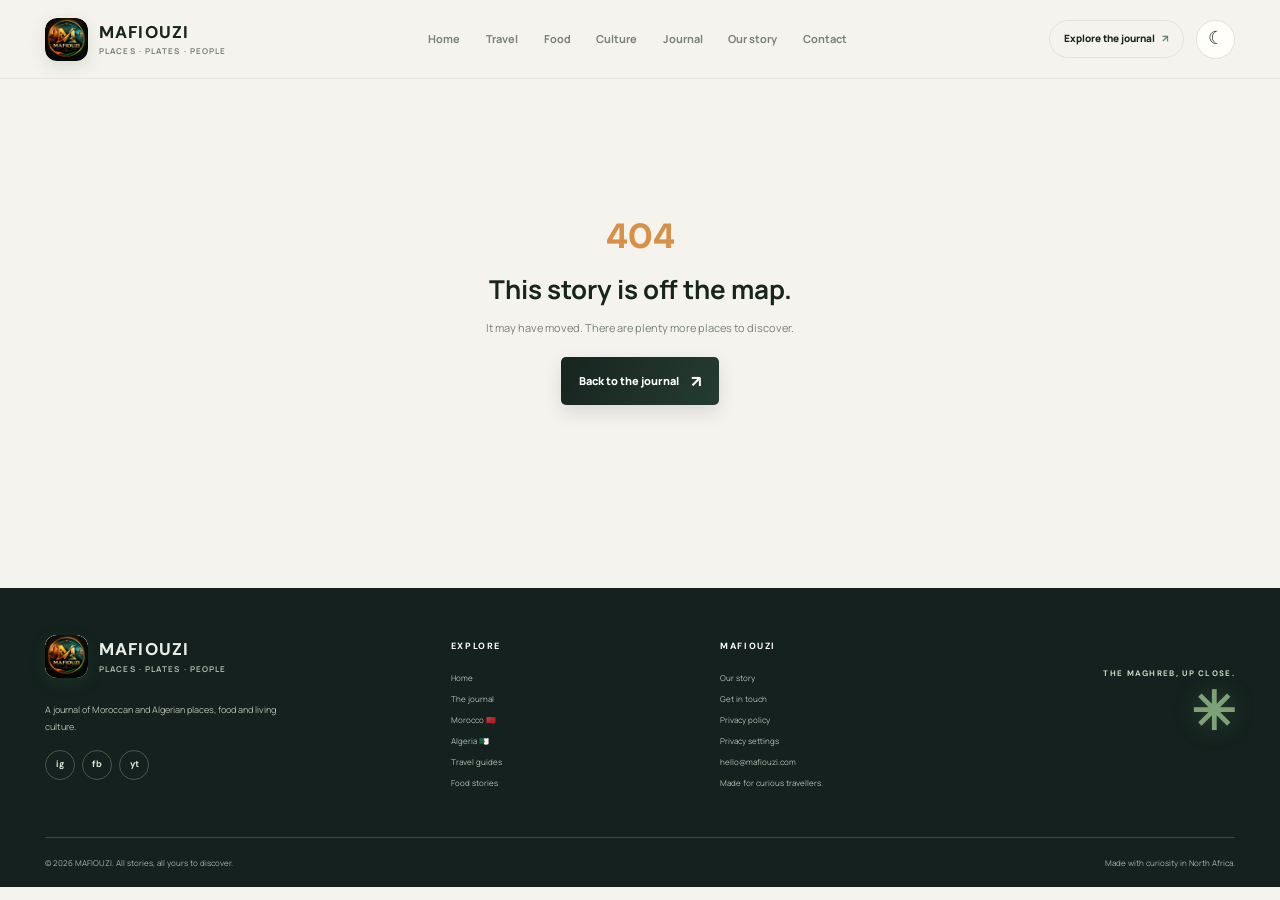
<file: article.html>
<!doctype html>
<html lang="en" dir="ltr">
<head>
  <meta charset="utf-8">
  <meta name="viewport" content="width=device-width, initial-scale=1">
  <meta name="description" content="Explore Moroccan and Algerian travel, food and culture with MAFIOUZI.">
  <link rel="canonical" href="https://mfyzi.com/article.html">
  <meta property="og:url" content="https://mfyzi.com/article.html">
  <meta property="og:type" content="article">
  <meta property="og:title" content="Field Notes | MAFIOUZI">
  <meta property="og:description" content="Explore Moroccan and Algerian travel, food and culture with MAFIOUZI.">
  <meta property="og:image" content="https://images.unsplash.com/photo-1539020140153-e479b8c22e70?auto=format&amp;fit=crop&amp;w=1200&amp;q=85">
  <meta name="twitter:card" content="summary_large_image">
  <meta name="twitter:title" content="Field Notes | MAFIOUZI">
  <meta name="twitter:description" content="Explore Moroccan and Algerian travel, food and culture with MAFIOUZI.">
  <meta name="twitter:image" content="https://images.unsplash.com/photo-1539020140153-e479b8c22e70?auto=format&amp;fit=crop&amp;w=1200&amp;q=85">
  <title>Field Notes | MAFIOUZI</title>
  <link rel="preconnect" href="https://fonts.googleapis.com">
  <link href="https://fonts.googleapis.com/css2?family=DM+Sans:wght@400;500;600;700;800&family=Manrope:wght@400;500;600;700;800&display=swap" rel="stylesheet">
  <link rel="stylesheet" href="css/style.css">
  <script defer src="js/config.js"></script>
  <script defer src="data/articles.js"></script>
  <script defer src="js/script.js"></script>
  <script defer src="js/monetization.js"></script>
</head>
<body data-page="article">
  <div data-site-header></div>
  <main class="article-detail section-wrap" data-article-detail></main>
  <div data-site-footer></div>
</body>
</html>
</file>
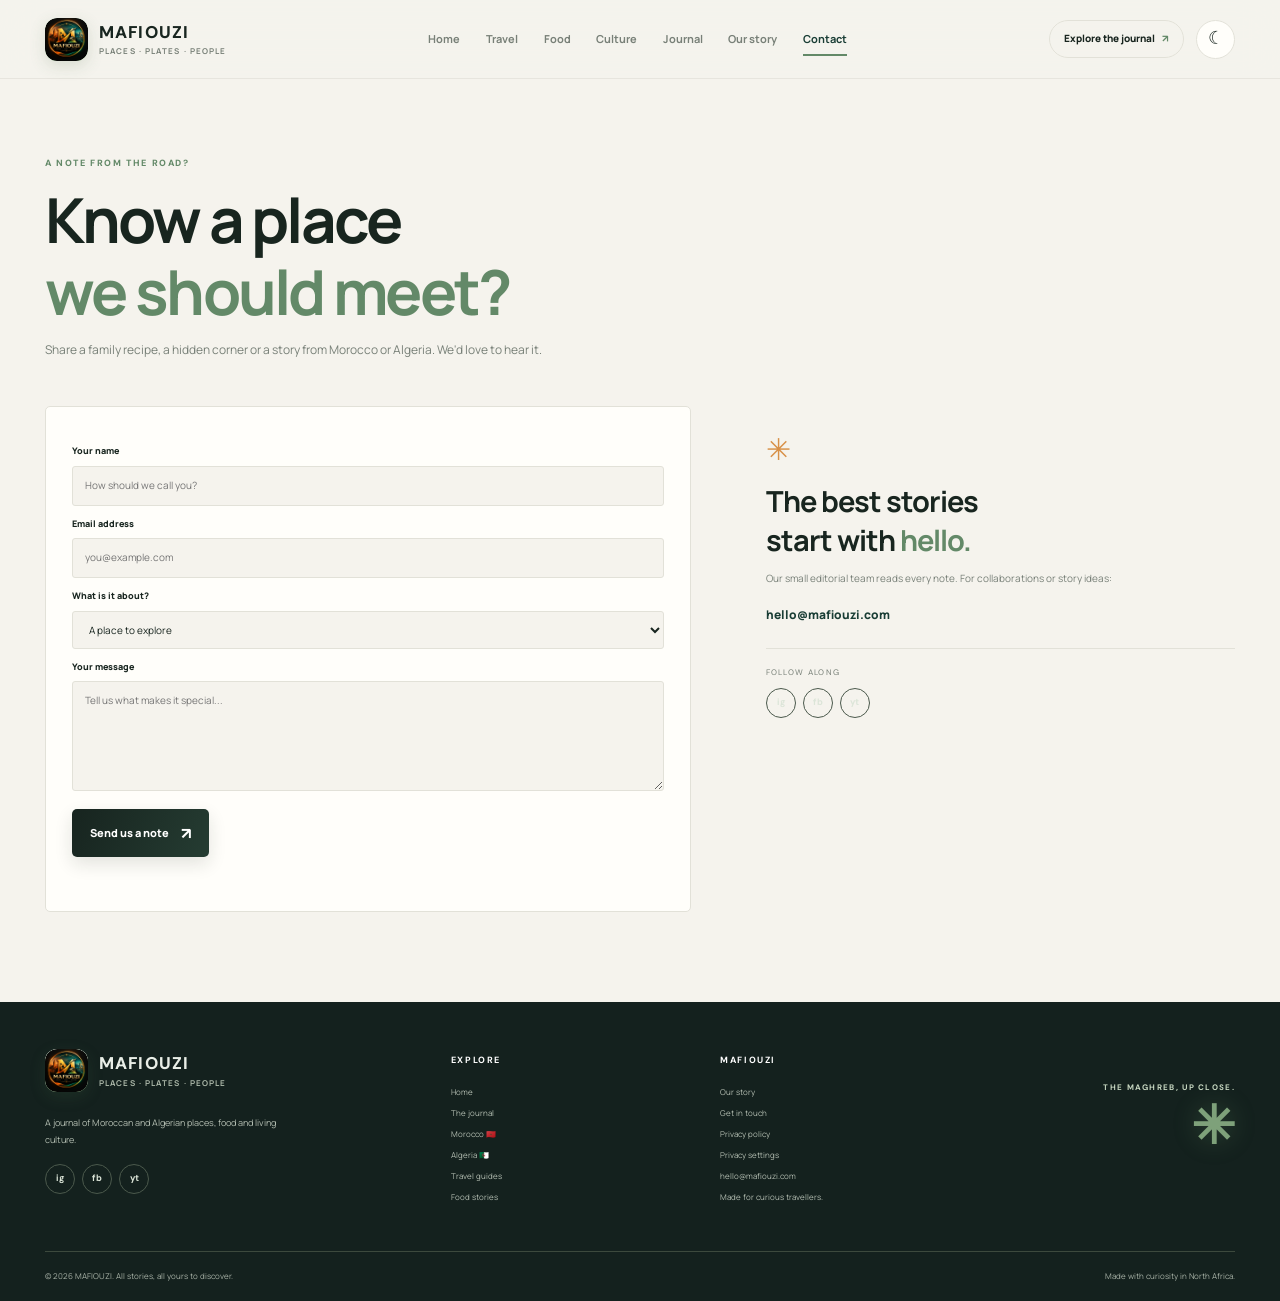
<file: contact.html>
<!doctype html>
<html lang="en" dir="ltr">
<head>
  <meta charset="utf-8">
  <meta name="viewport" content="width=device-width, initial-scale=1">
  <meta name="description" content="Get in touch with the MAFIOUZI team to share a place, recipe or story.">
  <link rel="canonical" href="https://mfyzi.com/contact.html">
  <meta property="og:url" content="https://mfyzi.com/contact.html">
  <meta property="og:type" content="website">
  <meta property="og:title" content="Contact | MAFIOUZI">
  <meta property="og:description" content="Get in touch with the MAFIOUZI team to share a place, recipe or story.">
  <meta property="og:image" content="https://images.unsplash.com/photo-1539020140153-e479b8c22e70?auto=format&amp;fit=crop&amp;w=1200&amp;q=85">
  <meta name="twitter:card" content="summary_large_image">
  <meta name="twitter:title" content="Contact | MAFIOUZI">
  <meta name="twitter:description" content="Get in touch with the MAFIOUZI team to share a place, recipe or story.">
  <meta name="twitter:image" content="https://images.unsplash.com/photo-1539020140153-e479b8c22e70?auto=format&amp;fit=crop&amp;w=1200&amp;q=85">
  <title>Contact | MAFIOUZI</title>
  <link rel="preconnect" href="https://fonts.googleapis.com">
  <link href="https://fonts.googleapis.com/css2?family=DM+Sans:wght@400;500;600;700;800&family=Manrope:wght@400;500;600;700;800&display=swap" rel="stylesheet">
  <link rel="stylesheet" href="css/style.css">
  <script defer src="js/config.js"></script>
  <script defer src="data/articles.js"></script>
  <script defer src="js/script.js"></script>
  <script defer src="js/monetization.js"></script>
</head>
<body data-page="contact">
  <div data-site-header></div>
  <main class="section-wrap contact-page">
    <section class="page-heading"><span class="eyebrow">A NOTE FROM THE ROAD?</span><h1>Know a place<br><span class="accent-green">we should meet?</span></h1><p>Share a family recipe, a hidden corner or a story from Morocco or Algeria. We'd love to hear it.</p></section>
    <div class="contact-layout">
      <form class="contact-form" data-contact-form>
        <label for="contact-name">Your name</label><input id="contact-name" name="name" type="text" placeholder="How should we call you?" required>
        <label for="contact-email">Email address</label><input id="contact-email" name="email" type="email" placeholder="you@example.com" required>
        <label for="contact-subject">What is it about?</label><select id="contact-subject" name="subject"><option>A place to explore</option><option>A recipe or food story</option><option>Culture and local heritage</option><option>Partnerships</option></select>
        <label for="contact-message">Your message</label><textarea id="contact-message" name="message" rows="5" placeholder="Tell us what makes it special..." required></textarea>
        <button class="button button-dark" type="submit">Send us a note <span>↗</span></button>
        <p class="form-message" aria-live="polite"></p>
      </form>
      <aside class="contact-aside"><span class="contact-aside-icon">✳</span><h2>The best stories<br>start with <span>hello.</span></h2><p>Our small editorial team reads every note. For collaborations or story ideas:</p><a href="mailto:hello@mafiouzi.com">hello@mafiouzi.com</a><div class="contact-hours"><small>FOLLOW ALONG</small><div class="social-links"><a href="https://www.instagram.com/" aria-label="Instagram">ig</a><a href="https://www.facebook.com/" aria-label="Facebook">fb</a><a href="https://www.youtube.com/" aria-label="YouTube">yt</a></div></div></aside>
    </div>
  </main>
  <div data-site-footer></div>
</body>
</html>
</file>
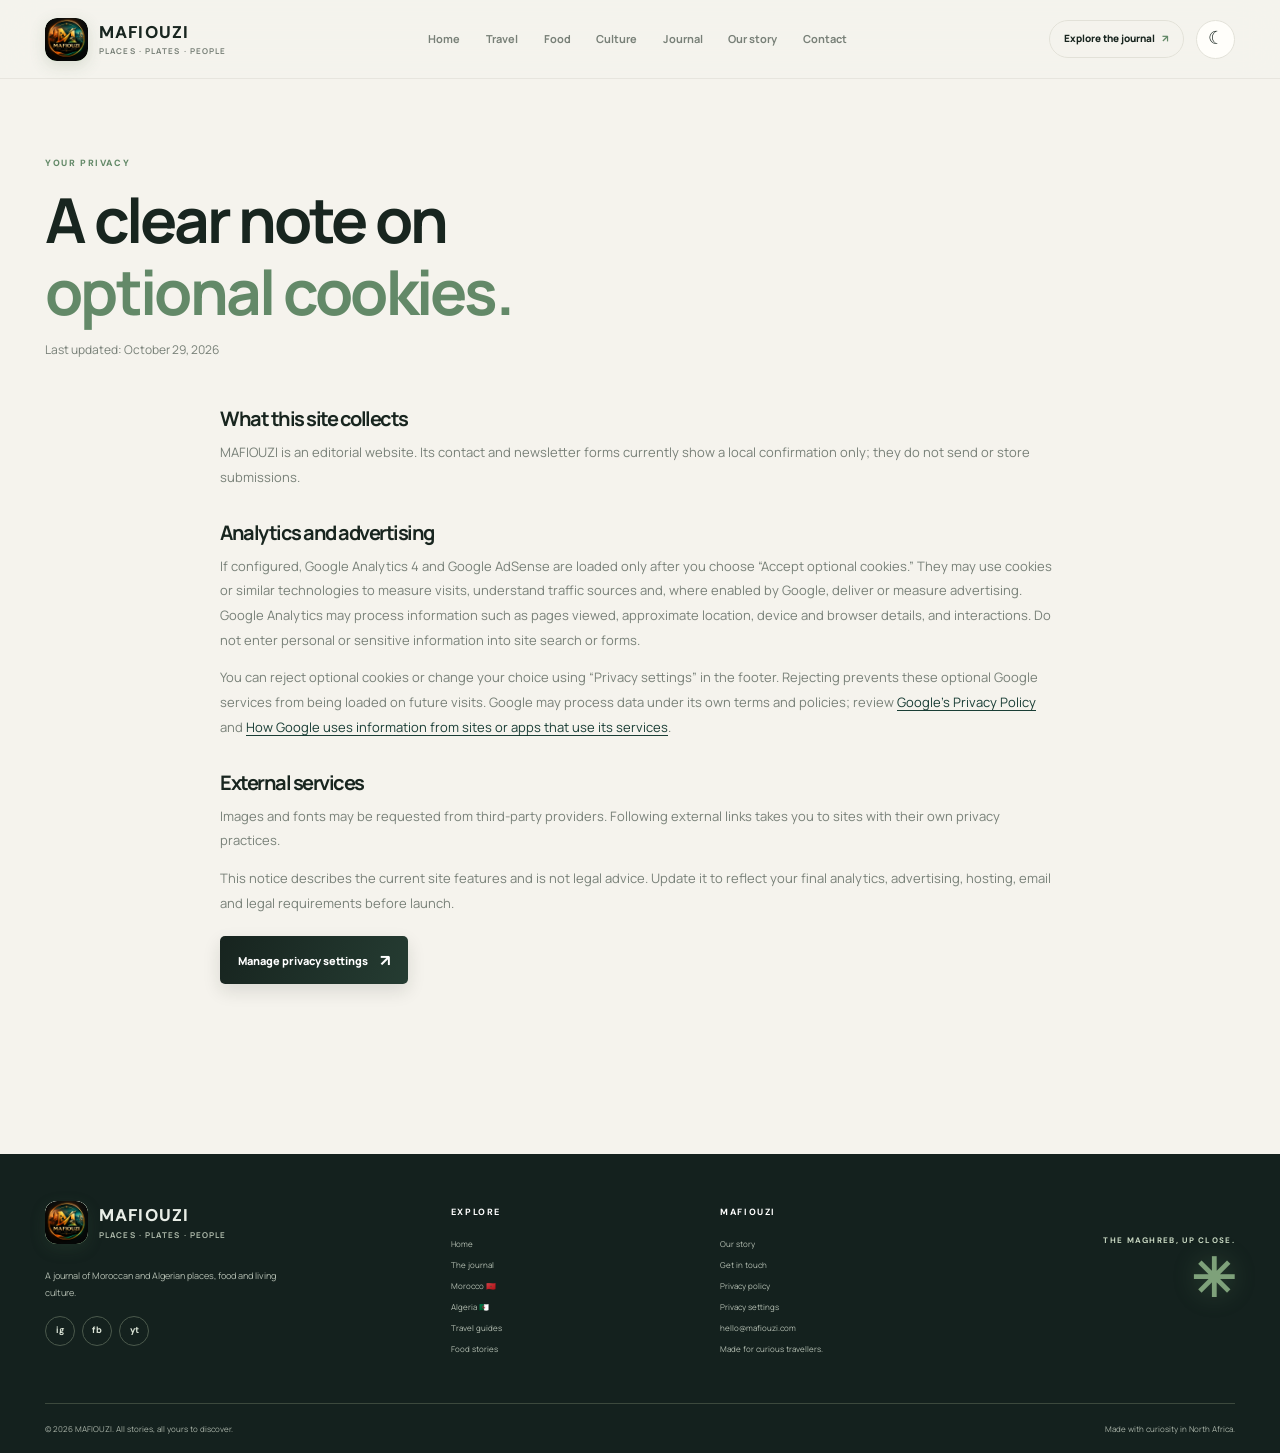
<file: privacy.html>
<!doctype html>
<html lang="en" dir="ltr">
<head>
  <meta charset="utf-8">
  <meta name="viewport" content="width=device-width, initial-scale=1">
  <meta name="description" content="Learn how MAFIOUZI uses analytics and advertising technologies and manage optional cookies.">
  <link rel="canonical" href="https://mfyzi.com/privacy.html">
  <meta property="og:url" content="https://mfyzi.com/privacy.html">
  <meta property="og:type" content="website">
  <meta property="og:title" content="Privacy | MAFIOUZI">
  <meta property="og:description" content="Learn how MAFIOUZI uses analytics and advertising technologies and manage optional cookies.">
  <meta property="og:image" content="https://images.unsplash.com/photo-1539020140153-e479b8c22e70?auto=format&amp;fit=crop&amp;w=1200&amp;q=85">
  <meta name="twitter:card" content="summary_large_image">
  <meta name="twitter:title" content="Privacy | MAFIOUZI">
  <meta name="twitter:description" content="Learn how MAFIOUZI uses analytics and advertising technologies and manage optional cookies.">
  <meta name="twitter:image" content="https://images.unsplash.com/photo-1539020140153-e479b8c22e70?auto=format&amp;fit=crop&amp;w=1200&amp;q=85">
  <title>Privacy | MAFIOUZI</title>
  <link rel="preconnect" href="https://fonts.googleapis.com">
  <link rel="preconnect" href="https://fonts.gstatic.com" crossorigin>
  <link href="https://fonts.googleapis.com/css2?family=DM+Sans:wght@400;500;600;700;800&family=Manrope:wght@400;500;600;700;800&display=swap" rel="stylesheet">
  <link rel="stylesheet" href="css/style.css">
  <script defer src="js/config.js"></script>
  <script defer src="data/articles.js"></script>
  <script defer src="js/script.js"></script>
  <script defer src="js/monetization.js"></script>
</head>
<body data-page="privacy">
  <div data-site-header></div>
  <main class="section-wrap about-page">
    <section class="page-heading"><span class="eyebrow">YOUR PRIVACY</span><h1>A clear note on<br><span class="accent-green">optional cookies.</span></h1><p>Last updated: October 29, 2026</p></section>
    <section class="about-copy privacy-copy">
      <h2>What this site collects</h2>
      <p>MAFIOUZI is an editorial website. Its contact and newsletter forms currently show a local confirmation only; they do not send or store submissions.</p>
      <h2>Analytics and advertising</h2>
      <p>If configured, Google Analytics 4 and Google AdSense are loaded only after you choose “Accept optional cookies.” They may use cookies or similar technologies to measure visits, understand traffic sources and, where enabled by Google, deliver or measure advertising. Google Analytics may process information such as pages viewed, approximate location, device and browser details, and interactions. Do not enter personal or sensitive information into site search or forms.</p>
      <p>You can reject optional cookies or change your choice using “Privacy settings” in the footer. Rejecting prevents these optional Google services from being loaded on future visits. Google may process data under its own terms and policies; review <a href="https://policies.google.com/privacy">Google’s Privacy Policy</a> and <a href="https://policies.google.com/technologies/ads">How Google uses information from sites or apps that use its services</a>.</p>
      <h2>External services</h2>
      <p>Images and fonts may be requested from third-party providers. Following external links takes you to sites with their own privacy practices.</p>
      <p>This notice describes the current site features and is not legal advice. Update it to reflect your final analytics, advertising, hosting, email and legal requirements before launch.</p>
      <button class="button button-dark" type="button" data-open-privacy>Manage privacy settings <span>↗</span></button>
    </section>
  </main>
  <div data-site-footer></div>
</body>
</html>
</file>
<file: css/style.css>
:root {
  color-scheme: light;
  --paper: #f5f3ed;
  --surface: #fffefa;
  --surface-soft: #ebe9e1;
  --ink: #18251f;
  --muted: #788078;
  --line: #e2e1d8;
  --green: #638968;
  --green-dark: #193d35;
  --green-light: #e1ebdf;
  --orange: #d89047;
  --orange-light: #f6e8d5;
  --sand: #c4a873;
  --footer: #14211e;
  --shadow: 0 20px 60px rgba(20, 39, 31, .11);
  --font: "Manrope", "DM Sans", sans-serif;
  --ease: cubic-bezier(.2, .75, .25, 1);
}

* { box-sizing: border-box; }
html { scroll-behavior: smooth; scroll-padding-top: 100px; }
body { margin: 0; color: var(--ink); background: var(--paper); font-family: var(--font); font-size: 14px; line-height: 1.75; -webkit-font-smoothing: antialiased; transition: background-color .25s, color .25s; }
body, button, input, textarea, select { font-family: var(--font); }
body.menu-open { overflow: hidden; }
img { display: block; max-width: 100%; }
a { color: inherit; text-decoration: none; }
button, input, textarea, select { font: inherit; }
button { color: inherit; }
::selection { color: #fff; background: var(--green-dark); }
.section-wrap { width: min(1190px, calc(100% - 64px)); margin-inline: auto; }
h1, h2, h3, p { margin-top: 0; }
.accent-green { color: var(--green); }
.accent-orange { color: var(--orange); }

.site-header { position: sticky; z-index: 20; top: 0; background: color-mix(in srgb, var(--paper) 91%, transparent); border-bottom: 1px solid color-mix(in srgb, var(--line) 75%, transparent); backdrop-filter: blur(18px); transition: box-shadow .3s, background-color .3s; }
.site-header:has(+ main) { animation: nav-arrive .7s var(--ease) both; }
.nav-wrap { min-height: 78px; display: flex; align-items: center; justify-content: space-between; gap: 25px; }
.brand { display: inline-flex; align-items: center; gap: 11px; flex: 0 0 auto; }
.brand-mark { width: 43px; height: 43px; display: grid; place-items: center; overflow: hidden; color: #10251f; background: linear-gradient(145deg, #d6efc8, #91b68a); border-radius: 12px; box-shadow: inset 0 1px 0 rgba(255,255,255,.65), 0 5px 16px rgba(72,113,73,.18); font-family: "DM Sans", sans-serif; font-size: 24px; font-weight: 800; transition: transform .35s var(--ease), border-radius .35s, box-shadow .35s; }
.brand-mark img { display: block; width: 100%; height: 100%; object-fit: cover; border-radius: inherit; }
.brand:hover .brand-mark { transform: rotate(-7deg) scale(1.06); border-radius: 50% 50% 50% 12px; box-shadow: 0 8px 22px rgba(72,113,73,.28); }
.brand-name { display: flex; flex-direction: column; font-family: "DM Sans", sans-serif; font-size: 17px; line-height: 1.15; font-weight: 800; letter-spacing: 1.15px; }
.brand-name small { margin-top: 4px; color: var(--muted); font-family: var(--font); font-size: 8px; font-weight: 700; letter-spacing: 1.1px; }
.main-nav { display: flex; align-items: center; justify-content: center; gap: clamp(14px, 2vw, 27px); }
.main-nav a { position: relative; color: var(--muted); font-size: 11px; font-weight: 700; white-space: nowrap; transition: color .23s, transform .23s; }
.main-nav a::after { position: absolute; right: 0; bottom: -7px; width: 0; height: 2px; content: ""; background: var(--green); transition: width .22s; }
.main-nav a:hover, .main-nav a.current { color: var(--green-dark); }
.main-nav a:hover { transform: translateY(-2px); }
.main-nav a:hover::after, .main-nav a.current::after { width: 100%; }
.nav-actions { display: flex; align-items: center; gap: 12px; }
.nav-cta { position: relative; overflow: hidden; padding: 9px 14px; border: 1px solid var(--line); border-radius: 50px; font-size: 10px; font-weight: 800; white-space: nowrap; transition: background .2s, color .2s, border .2s; }
.nav-cta span { margin-left: 5px; color: var(--green); }
.nav-cta:hover { color: #fff; background: var(--green-dark); border-color: var(--green-dark); }
.nav-cta:hover span { color: #fff; }
.nav-cta::before, .button::before { position: absolute; inset: 0; content: ""; background: linear-gradient(110deg, transparent 20%, rgba(255,255,255,.2) 48%, transparent 76%); transform: translateX(130%); transition: transform .65s var(--ease); pointer-events: none; }
.nav-cta:hover::before, .button:hover::before { transform: translateX(-130%); }
.theme-toggle, .menu-toggle { width: 39px; height: 39px; display: grid; place-items: center; border: 1px solid var(--line); border-radius: 50%; background: var(--surface); cursor: pointer; transition: color .25s, transform .3s var(--ease), border-color .25s, background .25s, box-shadow .25s; }
.theme-toggle:hover, .menu-toggle:hover { color: var(--green-dark); border-color: var(--green); box-shadow: 0 0 0 4px color-mix(in srgb, var(--green) 12%, transparent); transform: translateY(-2px); }
.theme-icon { font-family: Arial, sans-serif; font-size: 18px; }
.menu-toggle { display: none; }

.travel-hero { position: relative; min-height: min(720px, calc(100svh - 78px)); overflow: hidden; display: flex; align-items: center; color: #fff; background: #25372d; }
.travel-hero-image { position: absolute; inset: 0; width: 100%; height: 100%; object-fit: cover; object-position: center 45%; animation: hero-image-arrive 1.4s var(--ease) both; }
.travel-hero-shade { position: absolute; inset: 0; background: linear-gradient(90deg, rgba(10,22,18,.75), rgba(13,25,20,.32) 63%, rgba(13,25,20,.1)), linear-gradient(0deg, rgba(11,21,17,.4), transparent 50%); }
.travel-hero-content { position: relative; z-index: 1; padding-top: 48px; padding-bottom: 66px; animation: copy-arrive .85s .08s var(--ease) both; }
.hero-kicker, .hero-country-stamps, .hero-side-note, .hero-scroll, .hero-wordmark, .destination-overline, .destination-region, .destination-index, .country-panel-top, .country-panel-bottom > small, .food-category-chips a, .hidden-gem-mark, .recipe-label { font-family: "DM Sans", sans-serif; font-weight: 700; letter-spacing: 1.4px; }
.hero-kicker { display: flex; align-items: center; gap: 9px; color: rgba(255,255,255,.83); font-size: 9px; }
.hero-kicker i { width: 7px; height: 7px; border-radius: 50%; background: #efb86d; box-shadow: 0 0 0 4px rgba(239,184,109,.17); }
.hero-wordmark { margin: 29px 0 0; color: #fff; font-family: "DM Sans", sans-serif; font-size: clamp(13px, 1.6vw, 19px); font-weight: 800; letter-spacing: .36em; }
.travel-hero h1 { margin: 8px 0 14px; color: #fff; font-size: clamp(47px, 7.1vw, 91px); font-weight: 700; line-height: 1.06; letter-spacing: -5px; }
.travel-hero h1 span { color: #d6e5c6; }
.hero-description { max-width: 490px; margin-bottom: 25px; color: rgba(255,255,255,.84); font-size: 14px; line-height: 1.9; }
.hero-actions { display: flex; align-items: center; gap: 23px; }
.button { position: relative; min-height: 46px; display: inline-flex; align-items: center; justify-content: center; gap: 12px; overflow: hidden; padding: 10px 18px; border: 0; border-radius: 5px; font-size: 11px; font-weight: 800; cursor: pointer; transform: translateZ(0); transition: transform .25s var(--ease), background .25s, box-shadow .25s; }
.button:hover { transform: translateY(-3px) scale(1.02); }
.button:active, .button.is-pressed { transform: translateY(1px) scale(.97); }
.button-dark { color: #fff; background: linear-gradient(115deg, #17241f, #253c32); box-shadow: 0 7px 18px rgba(27,33,28,.12); }
.button-dark:hover { background: linear-gradient(115deg, #315c48, #527d5a); box-shadow: 0 11px 22px rgba(49,89,58,.2); }
.button-light { color: #15241d; background: #f5f3ed; box-shadow: 0 8px 24px rgba(0,0,0,.15); }
.button-light:hover { color: #fff; background: var(--green-dark); }
.button span { font-size: 16px; }
.hero-secondary-link { color: #fff; font-size: 10px; font-weight: 800; }
.hero-secondary-link span { margin-left: 6px; color: #e7bd7b; transition: margin .25s; }
.hero-secondary-link:hover span { margin-left: 10px; }
.hero-country-stamps { display: flex; align-items: center; gap: 13px; margin-top: 55px; color: rgba(255,255,255,.83); font-size: 8px; letter-spacing: 1.5px; }
.hero-country-stamps a { transition: color .2s, transform .2s; }
.hero-country-stamps a:hover { color: #fff; transform: translateY(-2px); }
.hero-country-stamps a span { margin-right: 5px; font-size: 13px; }
.hero-country-stamps > i { width: 22px; height: 1px; background: rgba(255,255,255,.54); }
.hero-side-note { position: absolute; right: 31px; bottom: 52px; display: flex; align-items: center; gap: 11px; color: rgba(255,255,255,.76); font-size: 8px; writing-mode: vertical-rl; }
.hero-side-note i { width: 1px; height: 38px; background: rgba(255,255,255,.52); }
.hero-scroll { position: absolute; right: max(32px, calc((100% - 1190px)/2)); bottom: 32px; display: flex; align-items: center; gap: 12px; color: rgba(255,255,255,.8); font-size: 8px; letter-spacing: 1.6px; }
.hero-scroll i { position: relative; width: 46px; height: 1px; overflow: hidden; background: rgba(255,255,255,.45); }
.hero-scroll i::after { position: absolute; inset: 0; content: ""; background: #fff; transform: translateX(-100%); animation: scroll-line 2s ease-in-out infinite; }

.section-intro h2, .section-heading h2 { margin: 6px 0 0; font-size: clamp(27px, 3.2vw, 39px); line-height: 1.32; font-weight: 700; letter-spacing: -1.5px; }
.eyebrow { display: inline-flex; align-items: center; gap: 8px; color: var(--green); font-family: "DM Sans", sans-serif; font-size: 9px; font-weight: 800; letter-spacing: 1.6px; }
.section-heading { display: flex; align-items: flex-end; justify-content: space-between; gap: 20px; margin-bottom: 25px; }
.section-heading > .text-link { margin-bottom: 6px; }
.text-link { display: inline-flex; align-items: center; gap: 8px; color: var(--ink); font-size: 10px; font-weight: 800; }
.text-link span { color: var(--green); font-size: 17px; transition: transform .2s; }
.text-link:hover span { transform: translate(3px,-2px); }
.destination-section { padding-top: 88px; padding-bottom: 72px; }
.destination-grid { display: grid; grid-template-columns: repeat(3, minmax(0, 1fr)); grid-auto-rows: 205px; gap: 13px; perspective: 1100px; }
.destination-card { position: relative; isolation: isolate; overflow: hidden; display: flex; min-width: 0; flex-direction: column; justify-content: space-between; padding: 16px; color: #fff; background: #344a3d; border: 1px solid rgba(255,255,255,.15); border-radius: 6px; transform: translateZ(0); transition: transform .45s var(--ease), border-color .35s, box-shadow .4s; }
.destination-card:nth-child(1) { grid-column: span 2; grid-row: span 2; }
.destination-card img, .country-panel img, .hidden-gem-card > img { position: absolute; z-index: -2; inset: 0; width: 100%; height: 100%; object-fit: cover; transform: scale(1.015); transition: transform .8s var(--ease), filter .5s; }
.destination-wash { position: absolute; z-index: -1; inset: 0; background: linear-gradient(180deg, rgba(14,26,19,.25), transparent 42%, rgba(14,26,19,.79)); transition: background .35s; }
.destination-card::after, .country-panel::after { position: absolute; z-index: -1; inset: 8px; content: ""; border: 1px solid rgba(255,255,255,0); border-radius: 3px; transition: inset .35s, border-color .35s; }
.destination-overline { position: relative; z-index: 1; align-self: flex-start; padding: 6px 8px; color: rgba(255,255,255,.94); background: rgba(23,37,29,.28); border: 1px solid rgba(255,255,255,.24); border-radius: 2px; backdrop-filter: blur(10px); font-size: 7px; }
.destination-overline i { color: #e9c07d; font-style: normal; }
.destination-card-copy { position: relative; z-index: 1; display: flex; flex-direction: column; align-items: flex-start; gap: 2px; }
.destination-region { color: rgba(255,255,255,.76); font-size: 7px; letter-spacing: 1.4px; }
.destination-card-copy strong { color: #fff; font-size: clamp(23px, 3vw, 36px); font-weight: 700; line-height: 1.2; letter-spacing: -1.2px; }
.destination-discover { display: inline-flex; align-items: center; gap: 8px; max-height: 0; overflow: hidden; color: rgba(255,255,255,.94); font-size: 9px; font-weight: 700; opacity: 0; transform: translateY(7px); transition: max-height .35s, opacity .28s, transform .35s var(--ease), margin .35s; }
.destination-discover i { color: #e9c07d; font-size: 14px; font-style: normal; }
.destination-index { position: absolute; left: 17px; bottom: 16px; color: rgba(255,255,255,.68); font-size: 8px; }
.destination-card:hover, .destination-card:focus-visible { z-index: 2; border-color: rgba(255,255,255,.63); box-shadow: 0 20px 48px rgba(20,40,31,.21), 0 0 25px rgba(175,213,151,.14); transform: translateY(-6px) scale(1.018); }
.destination-card:hover img, .destination-card:focus-visible img { filter: saturate(1.12); transform: scale(1.09); }
.destination-card:hover::after, .destination-card:focus-visible::after { inset: 6px; border-color: rgba(255,255,255,.38); }
.destination-card:hover .destination-wash, .destination-card:focus-visible .destination-wash { background: linear-gradient(180deg, rgba(14,26,19,.12), rgba(14,26,19,.02) 40%, rgba(14,26,19,.84)); }
.destination-card:hover .destination-discover, .destination-card:focus-visible .destination-discover { max-height: 28px; margin-top: 5px; opacity: 1; transform: translateY(0); }
.destination-explore-row { display: flex; align-items: center; justify-content: space-between; gap: 15px; padding-top: 20px; color: var(--muted); font-size: 10px; }
.destination-country-links { display: flex; gap: 18px; }
.destination-country-links a { color: var(--green-dark); font-size: 9px; font-weight: 800; }
.destination-country-links a span { padding-left: 5px; color: var(--orange); font-size: 14px; }

.country-feature { display: grid; grid-template-columns: repeat(2, minmax(0,1fr)); gap: 15px; padding-top: 22px; padding-bottom: 100px; }
.country-panel { position: relative; isolation: isolate; min-height: 385px; overflow: hidden; display: flex; flex-direction: column; justify-content: space-between; padding: 23px; color: #fff; background: #2b3d34; border-radius: 6px; }
.country-panel::before { position: absolute; z-index: -1; inset: 0; content: ""; background: linear-gradient(180deg, rgba(11,21,17,.27), transparent 38%, rgba(11,21,17,.83)); transition: background .4s; }
.country-panel:hover img { filter: saturate(1.1); transform: scale(1.065); }
.country-panel:hover::before { background: linear-gradient(180deg, rgba(11,21,17,.14), transparent 30%, rgba(11,21,17,.84)); }
.country-panel:hover::after { inset: 9px; border-color: rgba(255,255,255,.35); }
.country-panel-top { position: relative; display: flex; align-items: center; gap: 10px; color: rgba(255,255,255,.86); font-size: 8px; letter-spacing: 1.6px; }
.country-panel-top > span:first-child { font-size: 23px; }
.country-panel-bottom { position: relative; display: flex; flex-direction: column; align-items: flex-start; }
.country-panel-bottom > small { color: rgba(255,255,255,.74); font-size: 7px; }
.country-panel-bottom > strong { margin: 6px 0 12px; color: #fff; font-size: clamp(36px, 5vw, 58px); font-weight: 600; line-height: 1.05; letter-spacing: -2px; }
.country-panel-bottom > span { display: inline-flex; align-items: center; gap: 8px; padding: 7px 10px; color: #fff; background: rgba(255,255,255,.11); border: 1px solid rgba(255,255,255,.3); border-radius: 3px; backdrop-filter: blur(10px); font-size: 9px; transition: background .25s, transform .25s; }
.country-panel-bottom > span i { color: #e6bd77; font-style: normal; }
.country-panel:hover .country-panel-bottom > span { background: rgba(255,255,255,.22); transform: translateY(-2px); }

.food-feature-section { padding: 84px 0 89px; background: var(--surface-soft); }
.food-category-chips { display: flex; flex-wrap: wrap; gap: 8px; margin: -5px 0 24px; }
.food-category-chips a { display: inline-flex; align-items: center; gap: 8px; padding: 7px 11px; color: var(--muted); background: var(--surface); border: 1px solid var(--line); border-radius: 3px; font-size: 8px; letter-spacing: .2px; transition: color .25s, background .25s, border .25s, transform .25s; }
.food-category-chips a span { color: var(--orange); font-size: 12px; }
.food-category-chips a:hover { color: #fff; background: var(--green-dark); border-color: var(--green-dark); transform: translateY(-2px); }
.food-category-chips a:hover span { color: #f1c47b; }
.article-grid { display: grid; grid-template-columns: repeat(3, minmax(0,1fr)); gap: 20px; }
.article-card { position: relative; min-width: 0; overflow: hidden; background: var(--surface); border: 1px solid var(--line); border-radius: 6px; transform: perspective(1000px) rotateX(var(--tilt-x, 0deg)) rotateY(var(--tilt-y, 0deg)); transform-style: preserve-3d; will-change: transform; transition: transform .4s var(--ease), box-shadow .35s, border-color .3s, background .25s; }
.article-card::after { position: absolute; z-index: 3; inset: 0; content: ""; border: 1px solid transparent; border-radius: inherit; pointer-events: none; transition: border-color .3s, box-shadow .3s; }
.article-card:hover { border-color: transparent; box-shadow: 0 18px 45px rgba(20,39,31,.13); transform: perspective(1000px) translateY(-6px) rotateX(var(--tilt-x,0deg)) rotateY(var(--tilt-y,0deg)); }
.article-card:hover::after { border-color: color-mix(in srgb, var(--green) 28%, transparent); box-shadow: inset 0 0 28px color-mix(in srgb, var(--green) 5%, transparent); }
.card-image { position: relative; display: block; height: 218px; overflow: hidden; background: var(--surface-soft); }
.card-image::after { position: absolute; inset: 35% 0 0; content: ""; background: linear-gradient(180deg, transparent, rgba(12,22,17,.16)); opacity: 0; transition: opacity .35s; }
.card-image img, .trending-image img { width: 100%; height: 100%; object-fit: cover; transition: transform .7s var(--ease), filter .45s; }
.article-card:hover .card-image img, .trending-item:hover .trending-image img { filter: saturate(1.09); transform: scale(1.075); }
.article-card:hover .card-image::after { opacity: 1; }
.category-badge { position: relative; display: inline-flex; align-items: center; align-self: flex-start; padding: 5px 9px; border-radius: 2px; font-family: "DM Sans", sans-serif; font-size: 8px; font-weight: 800; letter-spacing: .5px; }
.card-image .category-badge { position: absolute; top: 12px; left: 12px; }
.badge-green { color: #28503b; background: #e5eee1; }
.badge-orange { color: #87511f; background: #fbedd9; }
.badge-sand { color: #625338; background: #efe7d5; }
.card-image-arrow { position: absolute; right: 12px; bottom: 12px; width: 31px; height: 31px; display: grid; place-items: center; color: var(--ink); background: rgba(255,255,255,.93); border-radius: 50%; font-family: Arial,sans-serif; font-size: 14px; opacity: 0; transform: translateY(5px); transition: .23s; }
.article-card:hover .card-image-arrow { opacity: 1; transform: translateY(0); }
.card-content { padding: 15px 16px 13px; }
.card-meta { display: flex; align-items: center; gap: 8px; color: var(--muted); font-family: "DM Sans", sans-serif; font-size: 8px; font-weight: 600; }
.meta-dot { width: 3px; height: 3px; border-radius: 50%; background: var(--orange); }
.card-content h3 { margin: 8px 0 6px; font-size: 15px; font-weight: 700; line-height: 1.55; transition: color .25s, transform .3s var(--ease); }
.card-content h3 a:hover, .article-card:hover .card-content h3 { color: var(--green-dark); }
.article-card:hover .card-content h3 { transform: translateX(3px); }
.card-content > p { min-height: 50px; margin-bottom: 13px; color: var(--muted); font-size: 9px; line-height: 1.85; }
.card-author { display: flex; align-items: center; gap: 8px; padding-top: 10px; border-top: 1px solid var(--line); font-size: 8px; font-weight: 700; }
.author-avatar { width: 28px; height: 28px; flex: 0 0 auto; display: block; object-fit: cover; color: var(--green-dark); background: #101914; border: 1px solid rgba(208, 155, 64, .5); border-radius: 50%; font-size: 9px; font-weight: 800; }
.card-read { width: 29px; height: 29px; display: grid; place-items: center; margin-left: auto; color: var(--green-dark); background: var(--green-light); border-radius: 50%; font-size: 13px; opacity: .5; transform: translateX(-4px); transition: transform .28s var(--ease), opacity .25s, color .2s, background .2s; }
.article-card:hover .card-read, .card-read:focus-visible { color: #fff; background: var(--green-dark); opacity: 1; transform: translateX(0); }
.featured-grid .article-card:first-child .card-image { height: 230px; }

.journal-section { padding-top: 88px; padding-bottom: 93px; }
.culture-feature { display: grid; grid-template-columns: 1.12fr .88fr; align-items: center; gap: clamp(28px,6vw,76px); padding: 18px; background: var(--surface); border: 1px solid var(--line); border-radius: 6px; }
.culture-feature-image { height: 315px; overflow: hidden; border-radius: 3px; background: var(--surface-soft); }
.culture-feature-image img { width: 100%; height: 100%; object-fit: cover; transition: transform .7s var(--ease); }
.culture-feature-image:hover img { transform: scale(1.06); }
.culture-feature-copy { padding: 14px 22px; }
.culture-feature-copy h3 { max-width: 420px; margin: 11px 0 9px; font-size: clamp(23px,3vw,34px); line-height: 1.3; letter-spacing: -1px; }
.culture-feature-copy h3 a:hover { color: var(--green-dark); }
.culture-feature-copy p { max-width: 440px; margin-bottom: 16px; color: var(--muted); font-size: 11px; line-height: 1.9; }

.latest-section { padding: 82px 0 88px; background: var(--surface); }
.latest-section .section-wrap { width: min(1190px, calc(100% - 64px)); }
.hidden-gems-section { display: grid; grid-template-columns: .75fr 1.25fr; align-items: center; gap: 49px; padding-top: 91px; padding-bottom: 95px; }
.hidden-gems-intro h2 { margin: 9px 0 12px; font-size: clamp(30px,4vw,47px); line-height: 1.22; letter-spacing: -2px; }
.hidden-gems-intro h2 span { color: var(--green); }
.hidden-gems-intro p { max-width: 300px; margin-bottom: 14px; color: var(--muted); font-size: 11px; line-height: 1.9; }
.hidden-gems-grid { display: grid; grid-template-columns: repeat(2,minmax(0,1fr)); gap: 12px; }
.hidden-gem-card { position: relative; isolation: isolate; min-height: 290px; overflow: hidden; display: flex; flex-direction: column; justify-content: space-between; padding: 15px; color: #fff; background: #31483b; border-radius: 5px; }
.hidden-gem-card::before { position: absolute; z-index: -1; inset: 0; content: ""; background: linear-gradient(180deg, rgba(10,20,16,.22), transparent 38%, rgba(10,20,16,.77)); }
.hidden-gem-card:hover > img { transform: scale(1.08); }
.hidden-gem-mark { align-self: flex-start; padding: 6px 8px; color: #fff; background: rgba(18,34,27,.34); border: 1px solid rgba(255,255,255,.3); backdrop-filter: blur(10px); font-size: 7px; }
.hidden-gem-copy { display: flex; flex-direction: column; align-items: flex-start; }
.hidden-gem-copy small { color: rgba(255,255,255,.8); font-family: "DM Sans",sans-serif; font-size: 8px; font-weight: 700; letter-spacing: 1px; }
.hidden-gem-copy strong { margin: 3px 0; color: #fff; font-size: 28px; letter-spacing: -1px; }
.hidden-gem-copy > span { color: #f2d69f; font-size: 9px; font-weight: 700; }
.latest-food-section { background: var(--surface-soft); }

.trending-section { padding: 79px 0 90px; background: var(--green-dark); color: #f4f3ec; }
.trending-group { margin-top: 40px; }
.trending-section .eyebrow { color: #c6d9bb; }
.trending-section .section-heading h2, .trending-section .text-link { color: #fff; }
.trending-section .text-link span { color: #e8bd7a; }
.trending-list { border-top: 1px solid rgba(255,255,255,.2); }
.trending-item { position: relative; min-height: 116px; display: grid; grid-template-columns: 39px 105px 1fr 32px; align-items: center; gap: 18px; padding: 13px 8px; border-bottom: 1px solid rgba(255,255,255,.2); transition: padding .35s var(--ease); }
.trending-item::before { position: absolute; z-index: 0; inset: 4px -9px; content: ""; background: transparent; border: 1px solid transparent; border-radius: 4px; pointer-events: none; transition: border-color .3s, background .3s; }
.trending-item:hover::before { background: rgba(255,255,255,.065); border-color: rgba(255,255,255,.15); }
.trending-item > * { position: relative; }
.trending-number { color: rgba(255,255,255,.53); font-family: "DM Sans",sans-serif; font-size: 15px; font-weight: 600; }
.trending-image { width: 105px; height: 78px; overflow: hidden; border-radius: 3px; background: rgba(255,255,255,.1); transition: box-shadow .3s, transform .3s var(--ease); }
.trending-item:hover .trending-image { box-shadow: 0 8px 22px rgba(0,0,0,.24); transform: scale(1.04); }
.trending-copy .eyebrow { color: #d7c18f; font-size: 7px; }
.trending-copy h3 { max-width: 630px; margin: 3px 0 5px; color: #fff; font-size: 14px; line-height: 1.5; transition: color .2s; }
.trending-item:hover .trending-copy h3 { color: #efcf97; }
.trending-copy .card-meta { color: rgba(255,255,255,.65); }
.trending-arrow { width: 30px; height: 30px; display: grid; place-items: center; color: #f0ca89; border-radius: 50%; font-size: 15px; transition: transform .3s var(--ease), background .25s, color .25s; }
.trending-item:hover .trending-arrow { color: var(--green-dark); background: #efcf97; transform: rotate(45deg); }

.newsletter { position: relative; overflow: hidden; display: grid; grid-template-columns: 1fr 1fr; align-items: center; gap: 66px; margin-top: 84px; margin-bottom: 85px; padding: 42px 49px; background: #e5eadf; border: 1px solid rgba(96,135,96,.12); border-radius: 6px; box-shadow: 0 16px 48px rgba(36,65,41,.05); }
.newsletter-copy .eyebrow { color: var(--green-dark); }
.newsletter-copy h2 { margin: 7px 0 8px; font-size: 35px; line-height: 1.25; font-weight: 700; letter-spacing: -1.5px; }
.newsletter-copy h2 span { color: var(--green-dark); }
.newsletter-copy p { max-width: 390px; margin-bottom: 0; color: #6d776c; font-size: 10px; line-height: 1.9; }
.newsletter-form { position: relative; z-index: 1; }
.newsletter-form label, .contact-form label { display: block; margin-bottom: 7px; font-size: 9px; font-weight: 800; }
.email-row { display: flex; gap: 7px; }
.email-row input { min-width: 0; flex: 1; height: 46px; padding: 0 12px; border: 1px solid #d6ddd1; border-radius: 4px; outline: 0; background: #fff; font-size: 10px; }
.email-row input:focus, .contact-form input:focus, .contact-form textarea:focus, .contact-form select:focus { border-color: var(--green); box-shadow: 0 0 0 3px rgba(83,123,88,.12); }
.email-row .button { min-height: 46px; flex: 0 0 auto; padding-inline: 13px; white-space: nowrap; }
.newsletter-form > small { display: block; margin-top: 9px; color: #7d8378; font-size: 8px; }
.newsletter-decoration { position: absolute; left: 25px; bottom: -71px; color: rgba(83,123,88,.09); font-family: Arial,sans-serif; font-size: 190px; line-height: 1; }
.form-message { min-height: 20px; margin: 8px 0 0; color: var(--green-dark); font-size: 9px; font-weight: 700; }

.site-footer { color: #e9eee7; background: var(--footer); }
.footer-main { min-height: 249px; display: grid; grid-template-columns: 1.35fr .85fr .95fr .8fr; gap: 38px; align-items: start; padding-top: 47px; padding-bottom: 31px; }
.brand-light .brand-mark { color: #10251f; background: linear-gradient(145deg, #d6efc8, #91b68a); }
.brand-light .brand-name small { color: #adb9aa; }
.footer-brand > p { max-width: 240px; margin: 15px 0; color: #b4beb2; font-size: 9px; line-height: 1.9; }
.social-links { display: flex; gap: 7px; }
.social-links a { width: 30px; height: 30px; display: grid; place-items: center; color: #dce5d8; border: 1px solid #4b594c; border-radius: 50%; font-family: "DM Sans",sans-serif; font-size: 9px; font-weight: 700; transition: transform .25s var(--ease), color .2s, background .2s, border-color .2s; }
.social-links a:hover { color: var(--footer); background: #bad1ae; border-color: #bad1ae; transform: translateY(-3px) rotate(-5deg); }
.footer-column { display: flex; flex-direction: column; align-items: flex-start; gap: 7px; }
.footer-column h3 { margin: 4px 0 9px; color: #fff; font-family: "DM Sans",sans-serif; font-size: 9px; letter-spacing: 1.6px; }
.footer-column a, .footer-column span { color: #b4beb2; font-size: 8px; transition: color .2s; }
.footer-column a:hover { color: #fff; }
.footer-signoff { display: flex; flex-direction: column; align-items: flex-end; justify-content: center; height: 140px; color: #c8d8c2; }
.footer-signoff span { font-family: "DM Sans",sans-serif; font-size: 8px; font-weight: 700; letter-spacing: 1.3px; }
.footer-signoff strong { color: #7ea17a; font-family: Arial,sans-serif; font-size: 53px; line-height: 1.2; text-shadow: 0 0 26px rgba(139,190,126,.25); }
.footer-bottom { min-height: 50px; display: flex; align-items: center; justify-content: space-between; gap: 16px; border-top: 1px solid #3c493d; color: #a8b2a7; font-size: 8px; }
.back-to-top { position: fixed; z-index: 12; left: 22px; bottom: 22px; width: 42px; height: 42px; color: #fff; background: var(--green-dark); border: 0; border-radius: 50%; box-shadow: 0 7px 20px rgba(0,0,0,.18); font-family: Arial,sans-serif; font-size: 21px; cursor: pointer; opacity: 0; pointer-events: none; transform: translateY(10px); transition: opacity .25s, transform .3s var(--ease), background .25s, box-shadow .25s; }
.back-to-top.visible { opacity: 1; pointer-events: auto; transform: translateY(0); }
.back-to-top:hover { background: var(--green); box-shadow: 0 8px 24px rgba(46,94,58,.28); transform: translateY(-4px); }

.page-main, .about-page, .contact-page { min-height: 65vh; padding-top: 70px; padding-bottom: 90px; }
.page-heading { max-width: 750px; margin-bottom: 40px; }
.page-heading h1 { margin: 10px 0; font-size: clamp(39px,5vw,62px); line-height: 1.17; font-weight: 700; letter-spacing: -2.7px; }
.page-heading p { max-width: 590px; margin-bottom: 0; color: var(--muted); font-size: 12px; line-height: 1.9; }
.article-tools { display: flex; flex-wrap: wrap; align-items: center; justify-content: space-between; gap: 14px 18px; padding: 15px; background: var(--surface); border: 1px solid var(--line); border-radius: 5px; }
.search-box { min-width: 210px; flex: 1; display: flex; align-items: center; gap: 10px; color: var(--muted); transition: color .2s, transform .25s; }
.search-box:focus-within { color: var(--green); transform: translateY(-1px); }
.search-box > span { font-family: Arial,sans-serif; font-size: 25px; line-height: 1; transform: rotate(-20deg); }
.search-box input { width: 100%; padding: 8px 0; border: 0; outline: 0; color: var(--ink); background: transparent; font-size: 10px; }
.search-box input:focus { box-shadow: none; }
.filter-row { display: flex; align-items: center; gap: 5px; }
.filter-button { min-height: 34px; padding: 5px 11px; color: var(--muted); background: transparent; border: 1px solid transparent; border-radius: 50px; font-size: 9px; font-weight: 800; cursor: pointer; transition: background .25s, color .25s, transform .25s var(--ease), box-shadow .25s; }
.filter-button:hover { border-color: var(--line); transform: translateY(-2px); }
.filter-button.active { color: #fff; background: var(--green-dark); box-shadow: 0 5px 14px color-mix(in srgb, var(--green) 25%, transparent); }
.filter-button.is-pressed { transform: scale(.94); }
.filter-button span { margin-left: 4px; opacity: .7; font-family: "DM Sans",sans-serif; font-size: 8px; }
.journal-selects { display: flex; gap: 9px; }
.journal-selects label { display: flex; align-items: center; gap: 8px; padding: 0 9px; border: 1px solid var(--line); border-radius: 3px; }
.journal-selects label > span { color: var(--muted); font-family: "DM Sans",sans-serif; font-size: 7px; font-weight: 800; letter-spacing: 1px; }
.journal-selects select { max-width: 155px; min-height: 35px; color: var(--ink); background: transparent; border: 0; outline: 0; font-size: 9px; }
.journal-selects select:focus-visible { outline-offset: -2px; }
.results-label { margin: 18px 0 12px; color: var(--muted); font-size: 9px; }
.articles-page-grid { row-gap: 22px; }
.empty-state { padding: 68px 20px; text-align: center; }
.empty-state[hidden] { display: none; }
.empty-state > span { color: var(--orange); font-size: 30px; }
.empty-state h2 { margin: 6px 0; font-size: 22px; }
.empty-state p { color: var(--muted); font-size: 11px; }

.article-detail { padding-top: 27px; padding-bottom: 83px; }
.breadcrumbs { display: flex; flex-wrap: wrap; align-items: center; gap: 9px; margin-bottom: 25px; color: var(--muted); font-family: "DM Sans",sans-serif; font-size: 8px; }
.breadcrumbs a:hover { color: var(--green); }
.article-header { max-width: 800px; margin: 0 auto 26px; text-align: center; }
.article-header > .category-badge { display: inline-flex; }
.article-header h1 { margin: 11px 0; font-size: clamp(35px,4.7vw,56px); line-height: 1.18; font-weight: 700; letter-spacing: -2px; }
.article-deck { max-width: 640px; margin: 0 auto 21px; color: var(--muted); font-size: 12px; line-height: 1.9; }
.article-byline { display: flex; align-items: center; justify-content: center; gap: 12px; text-align: left; }
.article-byline > span:not(.author-avatar):not(.byline-separator) { display: flex; flex-direction: column; line-height: 1.5; }
.article-byline strong { font-size: 8px; }
.article-byline small { color: var(--muted); font-size: 7px; }
.article-byline .author-avatar { width: 36px; height: 36px; }
.byline-separator { width: 1px; height: 26px; background: var(--line); }
.article-cover { margin: 0; }
.article-cover img { width: 100%; max-height: 545px; object-fit: cover; border-radius: 5px; }
.article-cover figcaption { margin-top: 7px; color: var(--muted); font-family: "DM Sans",sans-serif; font-size: 8px; letter-spacing: .5px; }
.article-body-layout { display: grid; grid-template-columns: minmax(0,710px) 210px; justify-content: center; gap: 57px; margin: 48px auto 72px; }
.article-body { min-width: 0; }
.article-body p { color: #626b63; font-size: 12px; line-height: 2; }
.article-body .article-intro { color: var(--ink); font-size: 15px; font-weight: 600; line-height: 1.95; }
.article-body h2 { margin: 26px 0 8px; font-size: 20px; font-weight: 700; }
.takeaway-box { display: flex; gap: 13px; margin: 26px 0; padding: 17px; background: var(--green-light); border-left: 3px solid var(--green); border-radius: 3px; }
.takeaway-box > span { color: var(--green); font-size: 20px; }
.takeaway-box strong { font-family: "DM Sans",sans-serif; font-size: 9px; letter-spacing: 1px; }
.takeaway-box p { margin: 3px 0 0; font-size: 10px; }
.article-tags { display: flex; flex-wrap: wrap; gap: 7px; margin: 25px 0; }
.article-tags a { padding: 4px 9px; color: var(--green-dark); background: var(--green-light); border-radius: 30px; font-family: "DM Sans",sans-serif; font-size: 8px; transition: color .2s, background .2s, transform .2s; }
.article-tags a:hover { color: #fff; background: var(--green-dark); transform: translateY(-2px); }
.share-row { display: flex; flex-wrap: wrap; align-items: center; gap: 8px; padding: 13px 0; border-top: 1px solid var(--line); border-bottom: 1px solid var(--line); }
.share-row > strong { margin-right: 5px; font-size: 9px; }
.share-row button { padding: 6px 9px; color: var(--muted); background: transparent; border: 1px solid var(--line); border-radius: 3px; font-size: 8px; cursor: pointer; transition: border-color .2s, color .2s, background .2s, transform .2s; }
.share-row button:hover { color: var(--green); background: var(--green-light); border-color: var(--green); transform: translateY(-2px); }
.share-row button span { color: var(--green); }
.share-message { color: var(--green); font-size: 8px; }
.article-aside { position: sticky; top: 108px; align-self: start; padding: 17px; background: var(--surface-soft); border-radius: 4px; }
.article-aside .eyebrow { font-size: 7px; }
.article-aside p { margin: 8px 0; color: var(--muted); font-size: 10px; line-height: 1.9; }
.article-aside > a { color: var(--green-dark); font-size: 9px; font-weight: 800; }
.related-section { padding-top: 30px; border-top: 1px solid var(--line); }
.not-found { padding: 100px 15px; text-align: center; }
.not-found > span { color: var(--orange); font-family: "DM Sans",sans-serif; font-size: 35px; font-weight: 800; }
.not-found h1 { margin: 0 0 5px; font-size: 26px; }
.not-found p { margin-bottom: 20px; color: var(--muted); font-size: 11px; }

.recipe-notebook, .destination-notebook { margin-top: 37px; padding: 23px; background: var(--surface-soft); border: 1px solid var(--line); border-radius: 4px; }
.recipe-notebook-heading h2 { margin: 5px 0 17px; font-size: 25px; line-height: 1.3; letter-spacing: -1px; }
.recipe-origin-grid { display: grid; grid-template-columns: repeat(auto-fit,minmax(125px,1fr)); gap: 10px; margin-bottom: 20px; }
.recipe-origin-grid > div { min-height: 69px; display: flex; flex-direction: column; justify-content: center; gap: 3px; padding: 10px; background: var(--surface); border: 1px solid var(--line); border-radius: 3px; }
.recipe-label { display: block; color: var(--muted); font-size: 7px; letter-spacing: 1.25px; }
.recipe-origin-grid strong { font-size: 9px; line-height: 1.5; }
.recipe-section { margin-top: 19px; }
.recipe-section h3, .destination-highlights h3 { margin: 0 0 8px; font-size: 13px; }
.ingredient-list, .preparation-list { display: grid; gap: 6px; margin: 0; padding-left: 21px; color: var(--muted); font-size: 10px; line-height: 1.75; }
.ingredient-list li::marker { color: var(--green); }
.preparation-list li::marker { color: var(--orange); font-weight: 800; }
.recipe-history { margin-top: 21px; padding-top: 16px; border-top: 1px solid var(--line); }
.recipe-history p { margin: 5px 0 0; font-size: 10px; }
.destination-highlights { margin-top: 18px; }
.destination-highlights > div { display: flex; flex-wrap: wrap; gap: 7px; }
.destination-highlights > div span { padding: 5px 9px; color: var(--green-dark); background: var(--green-light); border-radius: 20px; font-size: 8px; }

.about-page .page-heading, .contact-page .page-heading { margin-bottom: 45px; }
.about-story { display: grid; grid-template-columns: 1fr 1fr; align-items: center; gap: 65px; }
.about-image { height: 430px; overflow: hidden; border-radius: 5px; }
.about-image img { width: 100%; height: 100%; object-fit: cover; transition: transform .75s var(--ease); }
.about-image:hover img { transform: scale(1.05); }
.about-copy h2 { margin: 8px 0 13px; font-size: clamp(27px,3.5vw,39px); line-height: 1.3; font-weight: 700; letter-spacing: -1.5px; }
.about-copy > p { color: var(--muted); font-size: 10px; line-height: 2; }
.about-copy .button { margin-top: 8px; }
.values-grid { display: grid; grid-template-columns: repeat(3,1fr); gap: 24px; margin-top: 70px; padding-top: 26px; border-top: 1px solid var(--line); }
.values-grid article { padding: 8px 3px; }
.values-grid article > span { color: var(--orange); font-family: "DM Sans",sans-serif; font-size: 10px; font-weight: 700; }
.values-grid h3 { margin: 7px 0 4px; font-size: 13px; }
.values-grid p { max-width: 290px; margin: 0; color: var(--muted); font-size: 9px; line-height: 1.9; }
.contact-layout { display: grid; grid-template-columns: 1.1fr .8fr; gap: 75px; align-items: start; }
.contact-form { display: grid; grid-template-columns: 1fr; padding: 26px; background: var(--surface); border: 1px solid var(--line); border-radius: 5px; }
.contact-form label { margin-top: 10px; }
.contact-form input, .contact-form textarea, .contact-form select { width: 100%; padding: 10px 12px; color: var(--ink); background: var(--paper); border: 1px solid var(--line); border-radius: 3px; outline: 0; font-size: 10px; transition: border-color .2s, box-shadow .2s; }
.contact-form textarea { resize: vertical; }
.contact-form .button { justify-self: start; margin-top: 18px; }
.contact-aside { padding-top: 17px; }
.contact-aside-icon { color: var(--orange); font-size: 30px; }
.contact-aside h2 { margin: 6px 0 9px; font-size: 29px; line-height: 1.35; letter-spacing: -1px; }
.contact-aside h2 span { color: var(--green); }
.contact-aside p { max-width: 350px; color: var(--muted); font-size: 10px; line-height: 1.9; }
.contact-aside > a { display: inline-block; margin: 6px 0 23px; color: var(--green-dark); font-size: 12px; font-weight: 800; }
.contact-hours { padding-top: 16px; border-top: 1px solid var(--line); }
.contact-hours > small { display: block; margin-bottom: 9px; color: var(--muted); font-family: "DM Sans",sans-serif; font-size: 8px; letter-spacing: 1.3px; }

.reveal { opacity: 0; transform: translateY(14px); transition: opacity .55s ease, transform .55s var(--ease); transition-delay: var(--reveal-delay, 0ms); }
.reveal.is-visible { opacity: 1; transform: translateY(0); transition-delay: 0ms; }
.page-loader { position: fixed; z-index: 200; inset: 0; display: flex; flex-direction: column; align-items: center; justify-content: center; gap: 14px; background: var(--paper); opacity: 1; transition: opacity .3s, visibility .3s; }
.page-loader.is-done { visibility: hidden; opacity: 0; }
.loader-wordmark { color: var(--ink); font-family: "DM Sans",sans-serif; font-size: 16px; font-weight: 800; letter-spacing: 4px; animation: loader-breathe .8s ease-in-out infinite alternate; }
.loader-track { width: 78px; height: 2px; overflow: hidden; background: var(--line); border-radius: 2px; }
.loader-track i { width: 44%; height: 100%; display: block; background: linear-gradient(90deg,var(--green),var(--orange)); animation: loader-progress .85s var(--ease) infinite; }
.category-transition { position: fixed; z-index: 150; inset: 0; overflow: hidden; color: #fff; background: #14251e; clip-path: circle(0 at var(--origin-x,50vw) var(--origin-y,50vh)); pointer-events: none; transition: clip-path .62s cubic-bezier(.72,0,.22,1); }
.category-transition.is-active { clip-path: circle(150vmax at var(--origin-x,50vw) var(--origin-y,50vh)); }
.transition-image { position: absolute; inset: 0; width: 100%; height: 100%; object-fit: cover; opacity: .88; transform: scale(1.12); transition: transform .85s var(--ease); }
.category-transition.is-active .transition-image { transform: scale(1); }
.transition-shade { position: absolute; inset: 0; background: linear-gradient(100deg,rgba(11,24,19,.78),rgba(11,24,19,.2) 85%),linear-gradient(0deg,rgba(11,24,19,.55),transparent 70%); backdrop-filter: blur(1px); }
.transition-copy { position: absolute; inset: 0; display: flex; flex-direction: column; align-items: flex-start; justify-content: center; width: min(1190px,calc(100% - 64px)); margin-inline: auto; opacity: 0; transform: translateY(18px); transition: opacity .3s .2s, transform .5s .18s var(--ease); }
.category-transition.is-active .transition-copy { opacity: 1; transform: translateY(0); }
.transition-kicker, .transition-detail { color: rgba(255,255,255,.83); font-family: "DM Sans",sans-serif; font-size: 9px; font-weight: 700; letter-spacing: 2px; }
.transition-title { margin: 8px 0 5px; color: #fff; font-family: "DM Sans",sans-serif; font-size: clamp(50px,11vw,120px); line-height: 1; letter-spacing: -5px; text-shadow: 0 7px 40px rgba(0,0,0,.2); }
.transition-brand { position: absolute; right: 0; bottom: 38px; color: rgba(255,255,255,.9); font-family: "DM Sans",sans-serif; font-size: 11px; font-weight: 800; letter-spacing: 2px; }
.transition-brand i { margin-left: 8px; color: #c4e3ac; font-size: 16px; font-style: normal; }
.page-leaving main { opacity: 0; transform: translateY(8px); }
.page-leaving main, main { transition: opacity .2s, transform .2s; }
.page-leaving .site-header { opacity: .5; transition: opacity .2s; }
a:focus-visible, button:focus-visible, input:focus-visible, textarea:focus-visible, select:focus-visible { outline: 2px solid var(--orange); outline-offset: 3px; }

body.dark-mode {
  color-scheme: dark;
  --paper: #111917;
  --surface: #19221f;
  --surface-soft: #202b25;
  --ink: #edf2eb;
  --muted: #a4b0a7;
  --line: #33423a;
  --green: #a4c99a;
  --green-dark: #193d35;
  --green-light: #293d30;
  --orange: #efb56f;
  --orange-light: #46382c;
  --footer: #0c1312;
}
body.dark-mode .newsletter { background: #24352b; }
body.dark-mode .newsletter-copy p { color: #bac5b8; }
body.dark-mode .newsletter-copy h2 span { color: #b8d5a7; }
body.dark-mode .article-body p { color: #c2cbc1; }
body.dark-mode .article-card:hover .card-content h3, body.dark-mode .trending-item:hover .trending-copy h3 { color: #c4e3ac; }
body.dark-mode .button-dark { color: #102019; background: linear-gradient(115deg,#c0d8b8,#93b990); }
body.dark-mode .button-dark:hover { color: #fff; background: linear-gradient(115deg,#3f7157,#5d8a64); }

@keyframes nav-arrive { from { opacity: 0; transform: translateY(-9px); } to { opacity: 1; transform: translateY(0); } }
@keyframes copy-arrive { from { opacity: 0; transform: translateY(17px); } to { opacity: 1; transform: translateY(0); } }
@keyframes hero-image-arrive { from { transform: scale(1.045); } to { transform: scale(1); } }
@keyframes loader-breathe { from { opacity: .48; } to { opacity: 1; } }
@keyframes loader-progress { from { transform: translateX(230%); } to { transform: translateX(-250%); } }
@keyframes scroll-line { 0% { transform: translateX(-100%); } 55%,100% { transform: translateX(100%); } }

@media (max-width: 1000px) {
  .section-wrap, .latest-section .section-wrap { width: min(calc(100% - 48px),850px); }
  .nav-wrap { gap: 13px; }
  .main-nav { gap: 12px; }
  .main-nav a { font-size: 9px; }
  .nav-cta { padding: 8px 10px; font-size: 9px; }
  .destination-grid { grid-auto-rows: 190px; gap: 10px; }
  .destination-card { padding: 13px; }
  .destination-card-copy strong { font-size: 25px; }
  .article-grid { gap: 14px; }
  .card-image { height: 185px; }
  .card-content { padding-inline: 12px; }
  .newsletter { gap: 32px; padding-inline: 35px; }
  .footer-main { gap: 24px; }
}

@media (max-width: 760px) {
  .section-wrap, .latest-section .section-wrap { width: calc(100% - 40px); }
  .nav-wrap { min-height: 70px; }
  .brand-mark { width: 38px; height: 38px; }
  .brand-name { font-size: 15px; }
  .nav-actions { margin-left: auto; }
  .nav-cta { display: none; }
  .menu-toggle { display: flex; flex-direction: column; align-items: center; justify-content: center; gap: 5px; }
  .menu-toggle span { width: 16px; height: 1.5px; background: var(--ink); transition: transform .2s; }
  .menu-toggle[aria-expanded="true"] span:first-child { transform: translateY(3.25px) rotate(45deg); }
  .menu-toggle[aria-expanded="true"] span:last-child { transform: translateY(-3.25px) rotate(-45deg); }
  .main-nav { position: fixed; z-index: 30; inset: 70px 0 0; display: flex; flex-direction: column; align-items: stretch; justify-content: flex-start; gap: 0; padding: 18px 23px; background: var(--paper); opacity: 0; pointer-events: none; transform: translateY(-8px); transition: opacity .2s, transform .2s; }
  .main-nav.is-open { opacity: 1; pointer-events: auto; transform: translateY(0); }
  .main-nav a { padding: 12px 2px; color: var(--ink); border-bottom: 1px solid var(--line); font-size: 14px; }
  .main-nav a::after { display: none; }
  .travel-hero { min-height: 650px; min-height: min(710px, calc(100svh - 70px)); }
  .travel-hero-content { padding-top: 44px; padding-bottom: 75px; }
  .travel-hero h1 { font-size: clamp(54px,9vw,76px); }
  .hero-description { max-width: 420px; font-size: 12px; }
  .hero-country-stamps { margin-top: 40px; }
  .destination-section { padding-top: 67px; padding-bottom: 51px; }
  .destination-grid { grid-template-columns: repeat(2,minmax(0,1fr)); grid-auto-rows: 200px; gap: 10px; }
  .destination-card:nth-child(1) { grid-column: span 2; grid-row: span 1; }
  .destination-card-copy strong { font-size: 28px; }
  .destination-discover { max-height: 26px; margin-top: 4px; opacity: 1; transform: none; }
  .country-feature { gap: 10px; padding-bottom: 70px; }
  .country-panel { min-height: 315px; padding: 17px; }
  .country-panel-bottom > strong { font-size: 40px; }
  .food-feature-section, .latest-section { padding: 64px 0 69px; }
  .article-grid { grid-template-columns: repeat(2,minmax(0,1fr)); }
  .article-card:last-child:nth-child(odd) { grid-column: 1 / -1; max-width: calc(50% - 7px); }
  .card-image { height: 180px; }
  .journal-section { padding-top: 65px; padding-bottom: 69px; }
  .culture-feature { gap: 22px; }
  .culture-feature-image { height: 255px; }
  .culture-feature-copy { padding: 8px; }
  .culture-feature-copy h3 { font-size: 23px; }
  .hidden-gems-section { grid-template-columns: 1fr; gap: 22px; padding-top: 69px; padding-bottom: 70px; }
  .hidden-gems-intro h2 br { display: none; }
  .hidden-gem-card { min-height: 250px; }
  .trending-section { padding: 62px 0 70px; }
  .newsletter { grid-template-columns: 1fr; gap: 20px; margin-top: 66px; margin-bottom: 68px; padding: 31px 28px; }
  .newsletter-copy h2 { font-size: 31px; }
  .newsletter-decoration { left: 8px; bottom: -66px; font-size: 150px; }
  .footer-main { grid-template-columns: 1fr 1fr; gap: 27px 20px; padding-top: 39px; }
  .footer-signoff { height: auto; align-items: flex-start; }
  .page-main, .about-page, .contact-page { padding-top: 51px; }
  .article-tools { align-items: stretch; flex-direction: column; gap: 10px; }
  .search-box { border-bottom: 1px solid var(--line); }
  .filter-row { flex-wrap: wrap; }
  .filter-button { flex: 1; }
  .journal-selects label { flex: 1; }
  .journal-selects select { max-width: none; width: 100%; }
  .article-body-layout { grid-template-columns: 1fr; gap: 19px; margin-top: 35px; }
  .article-aside { position: static; }
  .article-cover img { max-height: 420px; }
  .about-story { gap: 35px; }
  .about-image { height: 350px; }
  .contact-layout { gap: 35px; }
  .transition-copy { width: calc(100% - 42px); }
}

@media (max-width: 520px) {
  .section-wrap, .latest-section .section-wrap { width: calc(100% - 32px); }
  .travel-hero { min-height: 690px; min-height: min(730px, calc(100svh - 70px)); }
  .travel-hero-shade { background: linear-gradient(90deg,rgba(10,22,18,.65),rgba(13,25,20,.24)),linear-gradient(0deg,rgba(11,21,17,.53),transparent 65%); }
  .travel-hero-content { padding-top: 37px; padding-bottom: 76px; }
  .hero-kicker { font-size: 7px; letter-spacing: 1.1px; }
  .hero-wordmark { margin-top: 27px; font-size: 13px; }
  .travel-hero h1 { margin-top: 8px; font-size: clamp(52px,14vw,70px); letter-spacing: -3.4px; }
  .hero-description { max-width: 330px; font-size: 11px; }
  .hero-actions { align-items: flex-start; flex-direction: column; gap: 14px; }
  .hero-country-stamps { margin-top: 32px; }
  .hero-side-note { right: 12px; bottom: 36px; font-size: 6px; }
  .hero-scroll { right: 16px; bottom: 14px; font-size: 6px; }
  .section-heading { align-items: flex-start; gap: 9px; margin-bottom: 19px; }
  .section-intro h2, .section-heading h2 { font-size: 27px; letter-spacing: -1px; }
  .section-heading > .text-link { margin-top: 11px; white-space: nowrap; font-size: 8px; }
  .destination-section { padding-top: 52px; padding-bottom: 43px; }
  .destination-grid { grid-auto-rows: 177px; gap: 8px; }
  .destination-card { padding: 11px; }
  .destination-card:nth-child(1) { min-height: 210px; }
  .destination-overline { padding: 5px 6px; font-size: 6px; letter-spacing: .8px; }
  .destination-region { font-size: 6px; }
  .destination-card-copy strong { font-size: 22px; }
  .destination-discover { font-size: 8px; }
  .destination-index { left: 12px; bottom: 12px; }
  .destination-explore-row { align-items: flex-start; flex-direction: column; padding-top: 15px; font-size: 8px; }
  .destination-country-links { gap: 15px; }
  .country-feature { grid-template-columns: 1fr; gap: 9px; padding-top: 14px; padding-bottom: 52px; }
  .country-panel { min-height: 290px; padding: 18px; }
  .country-panel-bottom > strong { font-size: 43px; }
  .food-feature-section, .latest-section { padding: 52px 0 55px; }
  .food-category-chips { flex-wrap: nowrap; overflow-x: auto; padding: 0 0 5px; scrollbar-width: thin; }
  .food-category-chips a { flex: 0 0 auto; }
  .article-grid { grid-template-columns: 1fr; gap: 14px; }
  .article-card:last-child:nth-child(odd) { grid-column: auto; max-width: none; }
  .card-image, .featured-grid .article-card:first-child .card-image { height: 218px; }
  .card-content { padding: 14px; }
  .card-content h3 { font-size: 14px; }
  .card-content > p { min-height: 0; }
  .journal-section { padding-top: 51px; padding-bottom: 55px; }
  .culture-feature { grid-template-columns: 1fr; gap: 12px; padding: 11px; }
  .culture-feature-image { height: 220px; }
  .culture-feature-copy { padding: 11px 4px 5px; }
  .culture-feature-copy h3 { font-size: 23px; }
  .hidden-gems-section { gap: 17px; padding-top: 53px; padding-bottom: 56px; }
  .hidden-gems-intro h2 { font-size: 32px; }
  .hidden-gems-grid { gap: 8px; }
  .hidden-gem-card { min-height: 210px; padding: 10px; }
  .hidden-gem-mark { padding: 5px; font-size: 6px; letter-spacing: .6px; }
  .hidden-gem-copy small { font-size: 6px; letter-spacing: .3px; }
  .hidden-gem-copy strong { font-size: 20px; }
  .hidden-gem-copy > span { font-size: 7px; }
  .trending-section { padding: 51px 0 55px; }
  .trending-item { grid-template-columns: 22px 69px minmax(0,1fr) 22px; gap: 8px; min-height: 92px; padding: 10px 0; }
  .trending-number { font-size: 11px; }
  .trending-image { width: 69px; height: 62px; }
  .trending-copy .eyebrow, .trending-copy .card-meta { font-size: 6px; }
  .trending-copy h3 { margin: 2px 0 4px; font-size: 10px; line-height: 1.45; }
  .trending-arrow { width: 22px; height: 22px; font-size: 12px; }
  .newsletter { margin-top: 51px; margin-bottom: 55px; padding: 25px 18px; }
  .newsletter-copy h2 { font-size: 29px; }
  .email-row { flex-direction: column; }
  .email-row .button { width: 100%; }
  .footer-main { grid-template-columns: 1fr 1fr; gap: 25px 12px; }
  .footer-brand { grid-column: 1 / -1; }
  .footer-signoff { grid-column: 1 / -1; }
  .footer-bottom { align-items: flex-start; flex-direction: column; justify-content: center; gap: 2px; padding-block: 8px; }
  .back-to-top { left: 14px; bottom: 14px; width: 38px; height: 38px; }
  .page-main, .about-page, .contact-page { padding-top: 40px; padding-bottom: 58px; }
  .page-heading { margin-bottom: 28px; }
  .page-heading h1 { font-size: 37px; letter-spacing: -1.6px; }
  .page-heading p { font-size: 10px; }
  .filter-button { padding-inline: 7px; font-size: 8px; }
  .journal-selects { gap: 6px; }
  .journal-selects label { align-items: flex-start; flex-direction: column; gap: 1px; padding: 5px 7px; }
  .journal-selects select { min-height: 27px; font-size: 8px; }
  .article-detail { padding-top: 20px; }
  .article-header h1 { font-size: 32px; letter-spacing: -1.1px; }
  .article-deck { font-size: 10px; }
  .article-byline { gap: 7px; }
  .article-byline strong { font-size: 7px; }
  .article-byline small { font-size: 6px; }
  .article-byline .author-avatar { width: 29px; height: 29px; }
  .byline-separator { height: 21px; }
  .article-cover img { min-height: 220px; max-height: 300px; }
  .article-body-layout { margin: 28px auto 52px; }
  .article-body .article-intro { font-size: 13px; }
  .article-body p { font-size: 11px; }
  .recipe-notebook, .destination-notebook { padding: 15px; }
  .recipe-notebook-heading h2 { font-size: 22px; }
  .about-story { grid-template-columns: 1fr; gap: 24px; }
  .about-image { height: 265px; }
  .about-copy h2 { font-size: 28px; }
  .values-grid { grid-template-columns: 1fr; gap: 11px; margin-top: 43px; }
  .contact-layout { grid-template-columns: 1fr; gap: 26px; }
  .contact-form { padding: 18px; }
  .contact-aside { padding-top: 0; }
  .contact-aside h2 { font-size: 26px; }
  .transition-title { letter-spacing: -2px; }
}
@media (hover: none) {
  .article-card .card-read { opacity: 1; transform: none; }
  .destination-discover { max-height: 28px; margin-top: 5px; opacity: 1; transform: none; }
}
@media (prefers-reduced-motion: reduce) {
  *, *::before, *::after { scroll-behavior: auto !important; animation-duration: .01ms !important; animation-iteration-count: 1 !important; transition-duration: .01ms !important; }
  .reveal { opacity: 1; transform: none; }
  .page-loader, .category-transition { display: none; }
  .travel-hero-image, .travel-hero-content, .site-header { animation: none; }
  .article-card { transform: none !important; }
}

.privacy-settings { width: fit-content; padding: 0; color: inherit; background: none; border: 0; font-size: 10px; text-align: left; cursor: pointer; }
.footer-column .privacy-settings { color: #b4beb2; font-size: 8px; }
.privacy-settings:hover { color: #d6e5c6; }
.ad-placement:empty { display: none; }
.ad-placement:not(:empty) { min-height: 100px; margin: 30px auto; padding: 10px 0; text-align: center; }
.ad-label { display: block; margin-bottom: 5px; color: var(--muted); font-size: 8px; letter-spacing: 1px; text-transform: uppercase; }
.consent-banner { position: fixed; z-index: 100; right: 20px; bottom: 20px; left: 20px; width: min(850px, calc(100% - 40px)); display: flex; align-items: center; justify-content: space-between; gap: 24px; margin-inline: auto; padding: 18px 20px; color: var(--ink); background: var(--surface); border: 1px solid var(--line); border-radius: 8px; box-shadow: 0 16px 55px rgba(0,0,0,.2); }
.consent-banner[hidden] { display: none; }
.consent-copy { max-width: 540px; }
.consent-copy strong { font-size: 12px; }
.consent-copy p { margin: 4px 0 0; color: var(--muted); font-size: 10px; line-height: 1.65; }
.consent-copy a, .privacy-copy a { color: var(--green-dark); text-decoration: underline; text-underline-offset: 3px; }
.consent-actions { display: flex; flex: 0 0 auto; align-items: center; gap: 7px; }
.consent-actions button { min-height: 36px; padding: 7px 10px; border: 1px solid var(--line); border-radius: 4px; background: var(--surface); font-size: 9px; font-weight: 800; cursor: pointer; }
.consent-actions .consent-accept { color: #fff; background: var(--green-dark); border-color: var(--green-dark); }
.consent-actions button:hover { transform: translateY(-1px); }
.consent-actions .consent-close { min-width: 34px; padding: 4px; font-size: 18px; }
.privacy-copy { max-width: 840px; margin: 0 auto 80px; }
.privacy-copy h2 { margin: 30px 0 8px; font-size: 20px; }
.privacy-copy p { color: var(--muted); font-size: 13px; line-height: 1.9; }
body.dark-mode .consent-copy a, body.dark-mode .privacy-copy a { color: #c4e3ac; }
@media (max-width: 680px) {
  .consent-banner { right: 10px; bottom: 10px; left: 10px; width: calc(100% - 20px); align-items: stretch; flex-direction: column; gap: 12px; padding: 15px; }
  .consent-actions { flex-wrap: wrap; }
  .consent-actions button { flex: 1 1 auto; }
  .consent-actions .consent-close { flex: 0 0 36px; }
}
</file>
